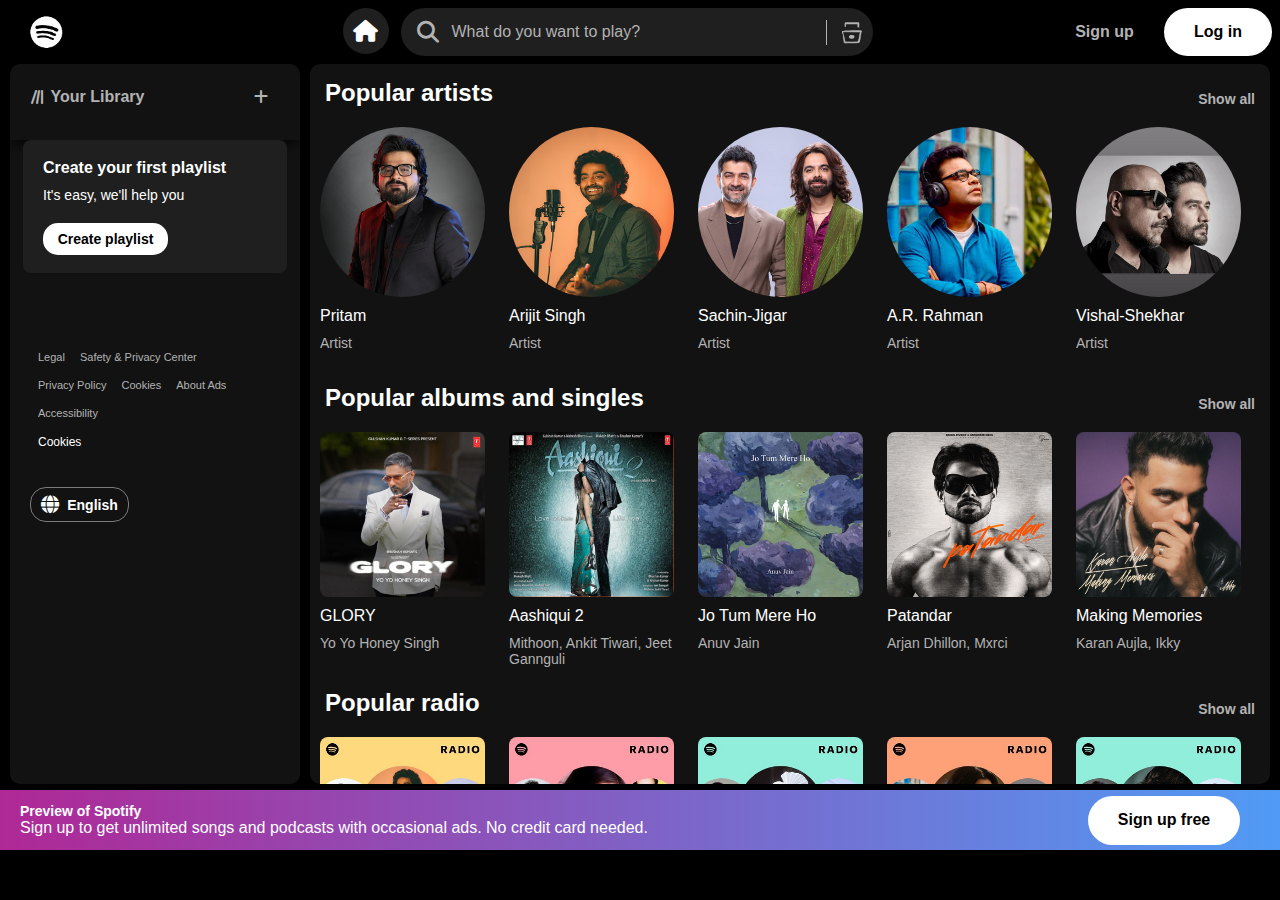
<file: index.html>
<!DOCTYPE html>
<html lang="en">

<head>
    <title>Spofy - Web Player: Music for everyone</title>
    <link rel="stylesheet" href="css/style.css">
    <link rel="stylesheet" href="https://cdnjs.cloudflare.com/ajax/libs/font-awesome/6.7.2/css/all.min.css" />
    <link rel="shortcut icon" href="images/fav.png" type="image/x-icon">
</head>

<body>
    <header>

        <div class="for-navlogo">
            <img width="62px" height="65px" src="images/spotify logo.png" alt="">
        </div>
        <div class="for_home-search">
            <div class="for_home">
                <i class="fa-solid fa-house"></i>

            </div>

            <div class="for_search">
                <i class="fa-solid fa-magnifying-glass"></i>
                <input type="text" placeholder="What do you want to play?">
                <div class="for-brows-icon">
                    <img width="30px" height="30px" src="images/2.png" alt="">
                </div>
            </div>

        </div>
        <div class="for-login-signup">
            <div class="sign-up"><a href="sign-up.html">Sign up</a></div>
            <div class="login"><a href="log-in.html">Log in</a></div>
        </div>

    </header>


    <section>
        <div class="mid_left_section">

            <div class="for-your-library">
                <div class="for-your-library-left">
                    <i class="fa-solid fa-lines-leaning"></i>
                    <span style="margin-left:8px;">Your Library</span>
                </div>

                <div class="for-your-library-right">
                    <i class="fa-solid fa-plus"></i>
                </div>

            </div>

            <div class="for-scroll-section">

                <div class="for-create-playlist">
                    <p>Create your first playlist</p>
                    <p>It's easy, we'll help you</p>
                    <span>Create playlist</span>

                </div>
                <div style="height: 174px; margin-top: 30px;" class="for-create-playlist">
                    <p>Let's find some podcasts to <br> follow</p>
                    <p>We'll keep you updated on new <br> episodes</p>
                    <span style="width: 135px;">Browes podcasts</span>

                </div>

            </div>

            <div class="mid-left-section-links">

                <div><span>Legal</span> <span>Safety & Privacy Center</span></div>
                <div><span>Privacy Policy</span> <span>Cookies</span> <span>About Ads</span></div>
                <div><span>Accessibility</span> </div>
                <div><a href="">Cookies</a> </div>

            </div>

            <div class="for_english">
                <i style="font-size: 18px;" class="fa-solid fa-globe"></i>
                <span>English</span>
            </div>

        </div>


        <div class="mid_right_section">

            <div id="art" class="for-artists-section">

                <div class="for-heading">
                    <a href="">Popular artists</a>
                    <a href="">Show all</a>

                </div>

                <div class="for_midright-flex-box">


                    <div class="midright-flex-col">

                        <img src="images/ab67616100005174cb6926f44f620555ba444fca.jpeg" alt="">
                        <a href="">Pritam</a>
                        <p>Artist</p>

                        <div class="green-play"><i class="fa-solid fa-play"></i></div>

                    </div>
                    <div class="midright-flex-col">

                        <img src="images/ab676161000051745ba2d75eb08a2d672f9b69b7.jpeg" alt="">
                        <a href="">Arijit Singh</a>
                        <p>Artist</p>

                        <div class="green-play"><i class="fa-solid fa-play"></i></div>

                    </div>
                    <div class="midright-flex-col">

                        <img src="images/ab676161000051748094cf9aa2f6ed775614c073.jpeg" alt="">
                        <a href="">Sachin-Jigar</a>
                        <p>Artist</p>

                        <div class="green-play"><i class="fa-solid fa-play"></i></div>

                    </div>
                    <div class="midright-flex-col">

                        <img src="images/ab67616100005174b19af0ea736c6228d6eb539c.jpeg" alt="">
                        <a href="">A.R. Rahman</a>
                        <p>Artist</p>

                        <div class="green-play"><i class="fa-solid fa-play"></i></div>

                    </div>
                    <div class="midright-flex-col">

                        <img src="images/ab6761610000517490b6c3d093f9b02aad628eaf.jpeg" alt="">
                        <a href="">Vishal-Shekhar</a>
                        <p>Artist</p>

                        <div class="green-play"><i class="fa-solid fa-play"></i></div>

                    </div>


                </div>



            </div>
            <div class="for-artists-section">

                <div class="for-heading">
                    <a href="">Popular albums and singles</a>
                    <a href="">Show all</a>

                </div>

                <div class="for_midright-flex-box">


                    <div class="midright-flex-col">

                        <img src="images/ab67616d00001e02aad3f4b601ae8763b3fc4e88.jpeg" alt="">
                        <a href="">GLORY</a>
                        <p><a href="">Yo Yo Honey Singh</a></p>

                        <div class="green-play"><i class="fa-solid fa-play"></i></div>

                    </div>
                    <div class="midright-flex-col">

                        <img src="images/ab67616d00001e026404721c1943d5069f0805f3.jpeg" alt="">
                        <a href="">Aashiqui 2</a>
                        <p>
                            <a href="">Mithoon,</a>
                            <a href="">Ankit Tiwari,</a>
                            <a href="">Jeet Gannguli</a>
                        </p>


                        <div class="green-play"><i class="fa-solid fa-play"></i></div>

                    </div>
                    <div class="midright-flex-col">

                        <img src="images/ab67616d00001e0272a77d038887cdc425f5ee55.jpeg" alt="">
                        <a href="">Jo Tum Mere Ho</a>
                        <p><a href="">Anuv Jain</a></p>

                        <div class="green-play"><i class="fa-solid fa-play"></i></div>

                    </div>
                    <div class="midright-flex-col">

                        <img src="images/ab67616d00001e0209c9bf421422262c368009d6.jpeg" alt="">
                        <a href="">Patandar</a>
                        <p>
                            <a href="">Arjan Dhillon,</a>
                            <a href="">Mxrci</a>

                        </p>

                        <div class="green-play"><i class="fa-solid fa-play"></i></div>

                    </div>
                    <div class="midright-flex-col">

                        <img src="images/ab67616d00001e02bb25239324c4e16ae01fda36.jpeg" alt="">
                        <a href="">Making Memories</a>
                        <p>
                            <a href="">Karan Aujla,</a>
                            <a href="">Ikky</a>

                        </p>

                        <div class="green-play"><i class="fa-solid fa-play"></i></div>

                    </div>



                </div>



            </div>



            <div class="for-artists-section">

                <div class="for-heading">
                    <a href="">Popular radio</a>
                    <a href="">Show all</a>

                </div>

                <div class="for_midright-flex-box">


                    <div class="midright-flex-col">

                        <img src="images/en.jpeg" alt="">
                        <p>With Atif Aslam,<br>
                            Sachin-Jigar,Amit....
                        </p>

                        <div class="green-play"><i class="fa-solid fa-play"></i></div>

                    </div>
                    <div class="midright-flex-col">

                        <img src="images/en (3).jpeg" alt="">

                        <p>
                            With Abhijeet, <br>
                            Jatin-Lalit,Vinod....
                        </p>


                        <div class="green-play"><i class="fa-solid fa-play"></i></div>

                    </div>
                    <div class="midright-flex-col">

                        <img src="images/en (1).jpeg" alt="">

                        <p>With Karan Aujla, <br>
                            Shubh,sidhu....
                        </p>

                        <div class="green-play"><i class="fa-solid fa-play"></i></div>

                    </div>
                    <div class="midright-flex-col">

                        <img src="images/en (2).jpeg" alt="">
                        <p>
                            With A.R. Rahman,<br>
                            Vishal-Shekhar,At....

                        </p>

                        <div class="green-play"><i class="fa-solid fa-play"></i></div>

                    </div>
                    <div class="midright-flex-col">

                        <img src="images/en (4).jpeg" alt="">
                        <p>
                            With Armaan Malik, <br>
                            Mohit Chauhan,....

                        </p>

                        <div class="green-play"><i class="fa-solid fa-play"></i></div>

                    </div>


                </div>



            </div>




            <div class="for-artists-section">

                <div class="for-heading">
                    <a href="">Featured Charts</a>
                    <a href="">Show all</a>

                </div>

                <div class="for_midright-flex-box">


                    <div class="midright-flex-col">

                        <img src="images/region_global_default.jpg" alt="">
                        <p>Your weekly update of<br>
                            the most played tracks...
                        </p>

                        <div class="green-play"><i class="fa-solid fa-play"></i></div>

                    </div>
                    <div class="midright-flex-col">

                        <img src="images/region_us_default.jpg" alt="">

                        <p>Your weekly update of<br>
                            the most played tracks...
                        </p>


                        <div class="green-play"><i class="fa-solid fa-play"></i></div>

                    </div>
                    <div class="midright-flex-col">

                        <img src="images/region_global_default (1).jpg" alt="">

                        <p>Your daliy update of the<br>
                            most played tracks rig...
                        </p>

                        <div class="green-play"><i class="fa-solid fa-play"></i></div>

                    </div>
                    <div class="midright-flex-col">

                        <img src="images/region_us_default (1).jpg" alt="">
                        <p>Your daliy update of the<br>
                            most played tracks rig...
                        </p>

                        <div class="green-play"><i class="fa-solid fa-play"></i></div>

                    </div>
                    <div class="midright-flex-col">

                        <img src="images/region_global_default (2).jpg" alt="">
                        <p>Your daliy update of the<br>
                            the most viral tracks right...
                        </p>

                        <div class="green-play"><i class="fa-solid fa-play"></i></div>

                    </div>


                </div>



            </div>



            <div class="for-artists-section">

                <div class="for-heading">
                    <a href="">Playlists from our editors</a>
                    <a href="">Show all</a>

                </div>

                <div class="for_midright-flex-box">


                    <div class="midright-flex-col">

                        <img src="images/ab67706f000000022cde367b9be3848e6ddfc42b.jpeg" alt="">
                        <p>Giving motivation to<br>
                            your Monday. you got...
                        </p>

                        <div class="green-play"><i class="fa-solid fa-play"></i></div>

                    </div>
                    <div class="midright-flex-col">

                        <img src="images/ab67706f00000002e2a6901d801978b86beb8e25.jpeg" alt="">

                        <p>Ease into the day<br>

                        </p>


                        <div class="green-play"><i class="fa-solid fa-play"></i></div>

                    </div>
                    <div class="midright-flex-col">

                        <img src="images/ab67706f000000027e52a6ae1c54283a6e45f04a.jpeg" alt="">

                        <p>The World's biggest<br>
                            dance&electronic hits...
                        </p>

                        <div class="green-play"><i class="fa-solid fa-play"></i></div>

                    </div>
                    <div class="midright-flex-col">

                        <img src="images/ab67706f000000022307517c3ad239d764e00204.jpeg" alt="">
                        <p>jazz for breakfast to <br>
                            start your day right.
                        </p>

                        <div class="green-play"><i class="fa-solid fa-play"></i></div>

                    </div>
                    <div class="midright-flex-col">

                        <img src="images/ab67706f0000000299b8a8c1dbb28e58caae635d.jpeg" alt="">
                        <p>The perfect soundtrack<br>
                            to your morning yoga...
                        </p>

                        <div class="green-play"><i class="fa-solid fa-play"></i></div>

                    </div>


                </div>



            </div>




            <div class="footer">

                <div class="for_footer-col">

                    <ul>
                        <li>Company</li>
                        <li><a href="">About</a></li>
                        <li><a href="">Jobs</a></li>
                        <li><a href="">For the Record</a>
                    </ul>
                </div>

                <div class="for_footer-col">

                    <ul>
                        <li>Communities</li>
                        <li><a href="">For Artists</a></li>
                        <li><a href="">Developers</a></li>
                        <li><a href="">Advertising</a></li>
                        <li><a href="">Investors</a></li>
                        <li><a href="">Vendors</a></li>
                </div>

                <div class="for_footer-col">

                    <ul>
                        <li>Useful Links</li>
                        <li><a href="">Support</a></li>
                        <li><a href="">Free Mobile App</a></li>
                    </ul>
                </div>

                <div class="for_footer-col">

                    <ul>
                        <li>Spotify Plans</li>
                        <li><a href="">Premium Individual</a></li>
                        <li><a href="">Premium Duo</a></li>
                        <li><a href="">Premium Family</a></li>
                        <li><a href="">Premium Student</a></li>
                        <li><a href="">Spotify Free</a></li>
                    </ul>
                </div>


                <div class="for_footer-logo">

                    <div><i class="fa-brands fa-instagram"></i></div>
                    <div><i class="fa-brands fa-twitter"></i></div>
                    <div><i class="fa-brands fa-facebook"></i></div>


                </div>




            </div>

            <div class="for_copyright">© 2025 Spotify AB</div>



        </div>






    </section>
    <div class="for_preview_box">

        <div class="for_preview_left">

            <p>Preview of Spotify</p>
            <p>Sign up to get unlimited songs and podcasts with occasional ads. No credit card needed.</p>
        </div>

        <div class="for_preview_right">

            Sign up free
        </div>
    </div>

</body>

</html>
</file>
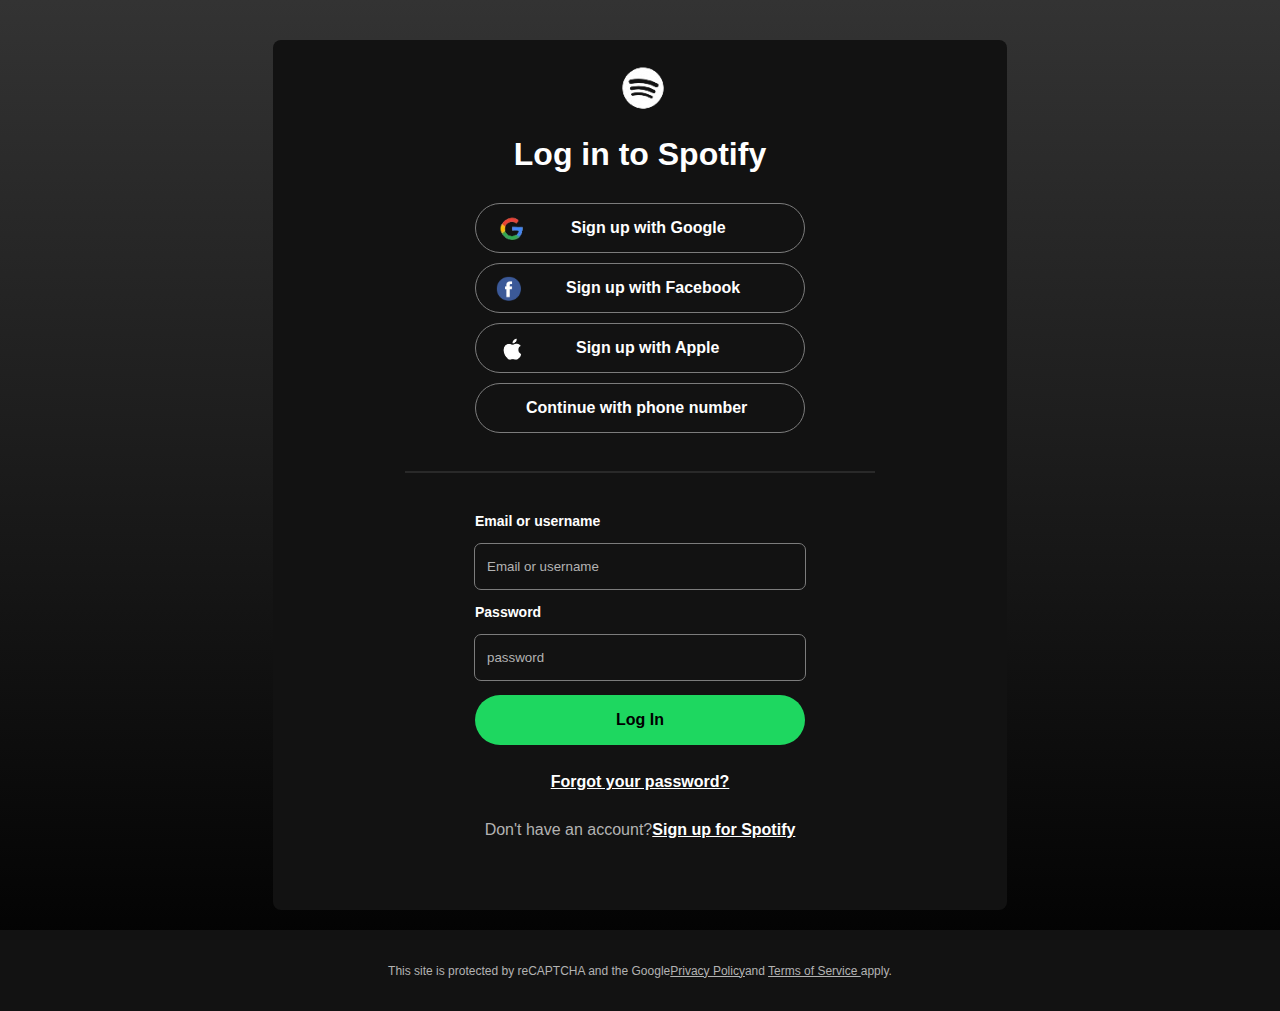
<file: log-in.html>
<!DOCTYPE html>
<html lang="en">

<head>

    <title>Login - Spofy</title>
    <link rel="stylesheet" href="css/style.css">
    <link rel="shortcut icon" href="images/fav.png" type="image/x-icon">
</head>

<body>

    <main>
        <div class="login_page_main">

            <div class="sign_up-header"><img width="80px" height="85px" src="images/spotify logo.png" alt=""></div>
            <h1>Log in to Spotify</h1>

            <div class="sign_up_options" style="width:470px;height:270px; align-items: center;  margin-top:30px;">

                <div class="option1">

                    <img width="30px" height="30px" src="images/google.png" alt="">
                    <p>Sign up with Google</p>
                </div>

                <div class="option1">

                    <img width="25px" height="25px" src="images/facebook.png" alt="">
                    <p>Sign up with Facebook</p>
                </div>
                <div class="option1">

                    <img width="35px" height="35px" src="images/appstore.png" alt="">
                    <p>Sign up with Apple</p>
                </div>

                <div class="option1" style="padding-left:50px;">

                    <p>Continue with phone number</p>
                </div>

            </div>


            <div class="for_signup_input_box" style="width:330px;height:250px; margin-top: 40px;">

                <label for="">Email or username</label>
                <input type="email" placeholder="Email or username">
                <label for="">Password</label>
                <input type="password" placeholder="password">
                <div class="for_next_button login-page-btn">Log In </div>

            </div>

            <a href="">Forgot your password?</a>

            <p>Don't have an account?<a href="">Sign up for Spotify</a></p>
        </div>


        <div class="sign_up_bottom">


            <p>This site is protected by reCAPTCHA and the Google<a href="">Privacy Policy</a>and <a href=""> Terms of Service </a> apply.
            </p>
        </div>



    </main>

</body>

</html>
</file>
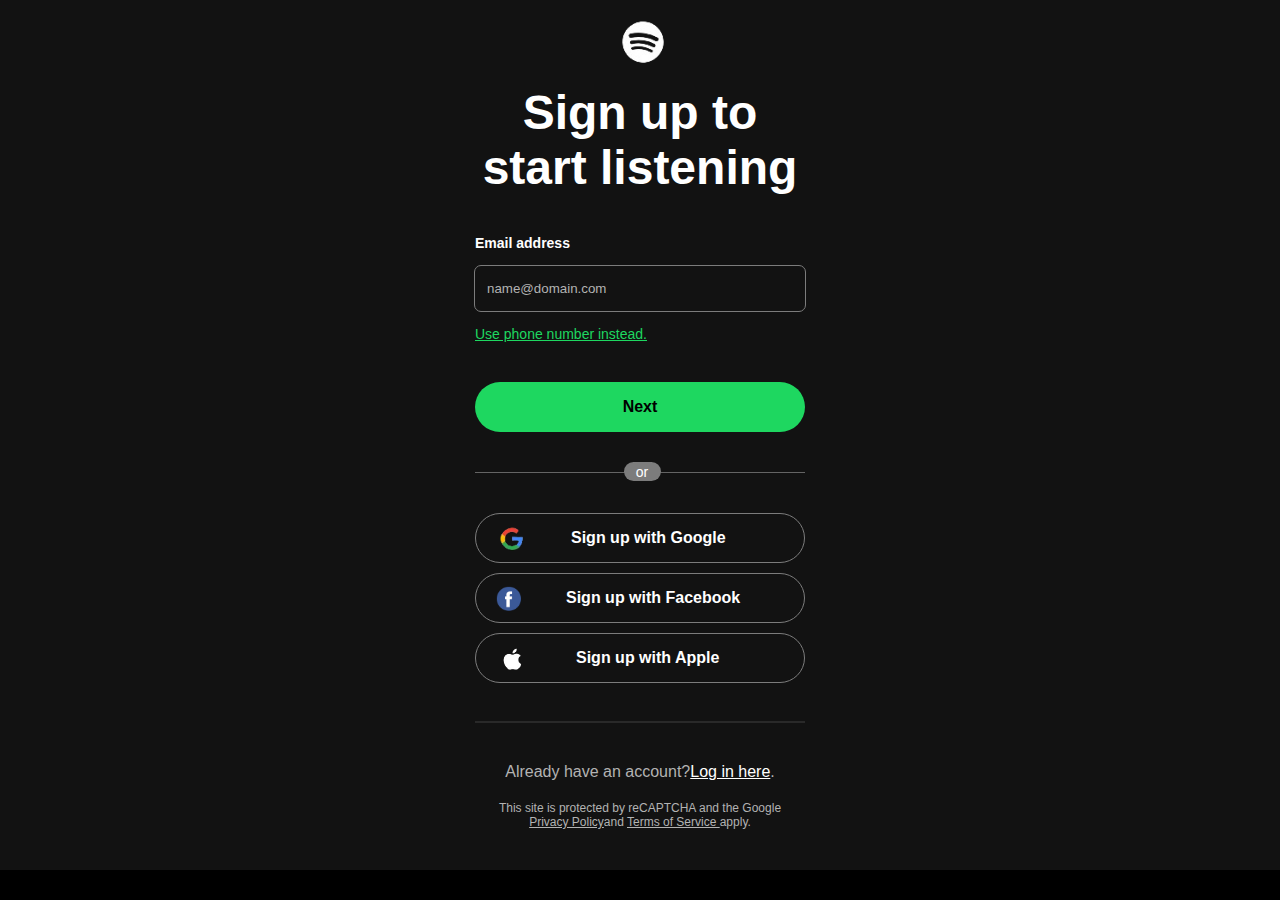
<file: sign-up.html>
<!DOCTYPE html>
<html lang="en">

<head>

    <title>Sign up - Spofy</title>
    <link rel="stylesheet" href="css/style.css">
    <link rel="shortcut icon" href="images/fav.png" type="image/x-icon">
</head>

<body>


    <div class="main">

        <div class="sign_up-header"><img width="80px" height="85px" src="images/spotify logo.png" alt=""></div>
        <div class="sign-up-mid-section">

            <h1>Sign up to <br>start listening</h1>
            <div class="for_signup_input_box">

                <label for="">Email address</label>
                <input type="email" placeholder="name@domain.com">
                <a href="">Use phone number instead.</a>
            </div>

            <div class="for_next_button">Next </div>
            <div class="for_line"></div>

            <div class="sign_up_options">

                <div class="option1">

                    <img width="30px" height="30px" src="images/google.png" alt="">
                    <p>Sign up with Google</p>
                </div>

                <div class="option1">

                    <img width="25px" height="25px" src="images/facebook.png" alt="">
                    <p>Sign up with Facebook</p>
                </div>
                <div class="option1">

                    <img width="35px" height="35px" src="images/appstore.png" alt="">
                    <p>Sign up with Apple</p>
                </div>

            </div>

            <p>Already have an account?<a href="">Log in here</a>.</p>

        </div>


        <div class="sign_up_bottom">


            <p>This site is protected by reCAPTCHA and the Google <br>

                <a href="">Privacy Policy</a>and <a href=""> Terms of Service </a> apply.
            </p>
        </div>
    </div>










</body>

</html>
</file>
<file: css/style.css>
* {

    padding: 0;
    margin: 0;
    box-sizing: border-box;
    font-family: sans-serif;

}


a {

    text-decoration: none;
    color: inherit;
}

body {

    background-color: #000;
}

header {

    width: 100%;
    height: 64px;
    padding: 8px;
    background-color: #000;
    display: flex;
    align-items: center;
    justify-content: space-between;
    padding-left: 20px;
}

.for-navlogo {

    width: 48px;
    height: 48px;
    display: flex;
    align-items: center;
    justify-content: center;
}


.for_home-search {

    width: 530px;
    height: 48px;
    display: flex;
    justify-content: space-between;
    margin-left: 80px;
}



.for_home {

    width: 46px;
    height: 46px;
    background-color: #1f1f1f;
    color: #fff;
    display: flex;
    justify-content: center;
    align-items: center;
    border-radius: 50%;
    transition-duration: 33ms;
    cursor: pointer;
    overflow: hidden;


}



.for_home:hover {

    transform: scale(1.04);

}



.fa-house {

    font-size: 22px;
}

.for_search {

    width: 472px;
    height: 100%;
    color: #b3b3b3;
    display: flex;
    align-items: center;
    background-color: #1f1f1f;
    border-radius: 32px;
    justify-content: space-around;
    padding-left: 10px;

}


.for_search:hover {

    background-color: #2a2a2a;
    outline: 0.1px solid #b3b3b389;
}


.for_search:hover .fa-magnifying-glass {

    color: #fff;
}



.fa-magnifying-glass {

    font-size: 22px;

}


[type="text"] {

    background-color: transparent;
    border: none;
    outline: none;
    font-size: 16px;
    font-weight: 400px;
    width: 362px;
    height: 24px;
    color: #fff;
    font-family: sans-serif;
}


input::placeholder {
    color: #b3b3b3;

}

.for-brows-icon {

    width: 40px;
    height: 25px;
    display: flex;
    align-items: center;
    justify-content: center;
    border-left: 1px solid #b3b3b3;
    padding-left: 10px;
}



.for-login-signup {

    width: 205px;
    height: 48px;
    display: flex;
    justify-content: space-between;
    align-items: center;
}


.for-login-signup a {

    align-items: stretch;
    height: 100%;
    width: 100%;
    display: flex;
    align-items: center;
    justify-content: center;
    border-radius: 30px;
}


.sign-up {

    width: 75px;
    height: 100%;
    color: #b3b3b3;
    font-size: 16px;
    font-weight: 700;
    cursor: pointer;

}


.login {

    width: 108px;
    height: 48px;
    background-color: #fff;
    font-size: 16px;
    font-weight: 700;
    color: #000;
    border-radius: 30px;
    cursor: pointer;
    transition-duration: 33ms;
}


.login:hover {

    transform: scale(1.04);
}



.sign-up:hover {
    transform: scale(1.04);
    color: #fff;
}



section {

    width: 100%;
    background-color: #000;
    display: flex;
    justify-content: center;
    gap: 10px;
}


.mid_left_section {

    width: 290px;
    height: 80vh;
    background-color: #121212;
    border-radius: 10px;


}

.for-your-library {

    width: 100%;
    height: 76px;
    color: #b3b3b3;
    font-size: 16px;
    font-weight: 700;
    display: flex;
    justify-content: center;
    gap: 100px;
    padding-top: 15px;
    box-shadow: 0 6px 10px rgba(0, 0, 0, .6);
    z-index: 1;


}


.for-your-library-left {

    display: flex;
    align-items: center;
    height: 35px;
}

.for-your-library-left:hover {

    color: #fff;
    cursor: pointer;
}

.for-your-library-right {

    height: 35px;
    width: 35px;
    display: flex;
    align-items: center;
    justify-content: center;
}



.for-your-library-right:hover {

    background-color: #1f1f1f;
    border-radius: 50%;
    cursor: pointer;
}




.for-scroll-section {

    width: 264px;
    height: 133px;
    margin: auto;
    overflow: auto;

}


.for-create-playlist {

    border-radius: 8px;
    background-color: #1f1f1f;
    width: 100%;
    height: 133px;
    color: #fff;
    display: flex;
    flex-direction: column;
    justify-content: center;
    padding-left: 20px;
    gap: 10px;

}

.for-create-playlist :nth-child(1) {


    font-size: 16px;
    font-weight: 700;
}


.for-create-playlist :nth-child(2) {


    font-size: 14px;
    font-weight: 400;
}


.for-create-playlist span {

    width: 125px;
    height: 32px;
    color: #000;
    background-color: #fff;
    display: inline-block;
    display: flex;
    align-items: center;
    justify-content: center;
    border-radius: 15px;
    font-size: 14px;
    font-weight: 700;
    margin-top: 10px;
    transition: 33ms;

}

.for-create-playlist span:hover {

    transform: scale(1.04);
    cursor: pointer;

}


.mid-left-section-links {


    width: 234px;
    height: 114px;
    margin: auto;
    margin-top: 70px;
    display: flex;
    flex-direction: column;
    justify-content: space-around;
}


.mid-left-section-links div {

    color: rgb(179, 179, 179);
    font-size: 11px;
    font-weight: 400;
    display: flex;
    gap: 15px;
}


.mid-left-section-links div a {

    font-size: 12px;
    color: rgb(255, 255, 255);
}


.mid-left-section-links div a:hover {

    text-decoration: underline;
}

.for_english {

    width: 99px;
    height: 35px;
    border: 1px solid #7c7c7c;
    border-radius: 16px;
    margin: 30px 0px 0px 20px;
    color: #fff;
    display: flex;
    align-items: center;
    justify-content: center;
    gap: 8px;
    font-size: 14px;
    font-weight: 700;
    transition-duration: 33ms;
}



.for_english:hover {

    transform: scale(1.04);
    cursor: pointer;
    border: 1px solid #fff;
}

.mid_right_section {

    width: 960px;
    height: 80vh;
    background-color: #121212;
    border-radius: 10px;
    overflow: auto;
}

.for-artists-section {

    width: 100%;
    display: flex;
    flex-direction: column;
    gap: 20px;


}


.for-heading {

    width: 100%;
    height: 43px;
    display: flex;
    justify-content: space-between;
    align-items: end;
    padding: 0 15px;
}

.for-heading :nth-child(1) {

    color: rgb(255, 255, 255);
    font-size: 24px;
    font-weight: 700;
    cursor: pointer;
}

.for-heading :nth-child(2) {

    color: rgb(179, 179, 179);
    font-size: 14px;
    font-weight: 700;
    cursor: pointer;
}


.for-heading :nth-child(1):hover {

    text-decoration: underline;
}

.for-heading :nth-child(2):hover {

    text-decoration: underline;
}








.for_midright-flex-box {

    width: 100%;
    height: 242px;
    display: flex;
}

.midright-flex-col {

    width: 189px;
    height: 100%;
    display: flex;
    flex-direction: column;
    gap: 10px;
    padding-left: 10px;
    position: relative;
    cursor: pointer;
}

#art img {

    border-radius: 50%;
    width: 165px;
    height: 170px;
}


.midright-flex-col a {

    font-size: 16px;
    font-weight: 400;
    color: rgb(255, 255, 255);
}


.midright-flex-col a:hover {

    text-decoration: underline;
}

.midright-flex-col p {

    color: #b3b3b3;
    font-size: 14px;
}

.midright-flex-col p a {

    color: #b3b3b3;
    font-size: 14px;

}



.green-play {

    width: 48px;
    height: 48px;
    background-color: #1ed760;
    position: absolute;
    border-radius: 50%;
    bottom: 40px;
    right: 16px;
    display: flex;
    align-items: center;
    justify-content: center;
    font-size: 19px;
    padding-left: 4px;
    transition: 0.9s;
    opacity: 0;
    visibility: hidden;


}


.midright-flex-col:hover .green-play {
    bottom: 70px;
    visibility: visible;
    opacity: 1;

}

.midright-flex-col:hover {

    background-color: #1f1f1f;
    border-radius: 0px 0px 9px 9px;

}

.midright-flex-col img {

    width: 165px;
    height: 165px;
    border-radius: 8px;
}





.footer {

    height: 212px;
    width: 100%;

    margin-top: 90px;
    display: flex;
    justify-content: space-around;
}


.for_footer-col {
    height: 100%;
    width: 160px;
    display: flex;
    flex-direction: column;
    align-items: center;
    padding-top: 20px;



}


.for_footer-col ul {


    color: #b3b3b3;
    font-size: 16px;
    font-weight: 400;
    list-style: none;
    display: flex;
    flex-direction: column;
    gap: 10px;
}


.for_footer-col ul li:nth-child(1) {


    color: rgb(255, 255, 255);
    font-size: 16px;
    font-weight: 700;
}


.for_footer-col ul li a:hover {

    cursor: pointer;
    text-decoration: underline;
    color: #fff;
}


.for_footer-logo {

    display: flex;
    width: 160px;
    justify-content: space-around;
    padding-top: 20px;


}





.for_footer-logo div {

    width: 40px;
    height: 40px;
    background-color: #1f1f1f;
    border-radius: 50%;
    color: white;
    display: flex;
    align-items: center;
    justify-content: center;
    font-size: 19px;
}


.for_footer-logo div:hover {

    background-color: rgb(114, 114, 114);
    cursor: pointer;
}

.for_copyright {
    width: 95%;
    padding-top: 30px;
    color: #b3b3b3;
    font-size: 14px;
    font-weight: 400;
    margin: auto;
    border-top: 2px solid #1f1f1f;
    margin-bottom: 70px;

}


.for_preview_box {

    width: 100%;
    height: 60px;
    margin: 6px 0px;
    background-image: linear-gradient(90deg, #af2896, #509bf5);
    display: flex;
    align-items: center;
    padding-left: 20px;
    justify-content: space-between;
    padding-right: 40px;
}




.for_preview_left :nth-child(1) {

    font-size: 14px;
    font-weight: 700;
    color: #fff;
}

.for_preview_left :nth-child(2) {

    font-size: 16px;
    font-weight: 400;
    color: #fff;
}

.for_preview_right {

    background-color: white;
    height: 49px;
    width: 152px;
    color: #000;
    display: flex;
    align-items: center;
    justify-content: center;
    border-radius: 25px;
    font-size: 16px;
    font-weight: 700;
    transition-duration: 33ms;
}


.for_preview_right:hover {

    transform: scale(1.04);
    cursor: pointer;
}




/* first page css end  */



/* sign-up page css start */




.main {

    width: 100%;
    height: 870px;
    background-color: #121212;
    display: flex;
    flex-direction: column;
    align-items: center;


}


.sign_up-header {

    width: 100%;
    height: 96px;
    display: flex;
    align-items: center;
    justify-content: center;
}


.sign-up-mid-section {

    width: 330px;
    height: 700px;
    display: flex;
    flex-direction: column;
    align-items: center;
    gap: 40px;
}

.sign-up-mid-section h1 {


    font-size: 48px;
    font-weight: 700;
    color: rgb(255, 255, 255);
    text-align: center;
}

.for_signup_input_box {

    width: 100%;
    height: fit-content;
    display: flex;
    flex-direction: column;
    gap: 15px;

}

.for_signup_input_box label {

    font-size: 14px;
    font-weight: 700;
    color: rgb(255, 255, 255);
    text-align: start;

}


[type="email"] {

    height: 45px;
    padding: 12px;
    background-color: transparent;
    outline: 1px solid #7c7c7c;
    cursor: pointer;
    border: none;
    border-radius: 6px;
    color: #fff;
}


[type="password"] {

    height: 45px;
    padding: 12px;
    background-color: transparent;
    outline: 1px solid #7c7c7c;
    cursor: pointer;
    border: none;
    border-radius: 6px;
    color: #fff;
}




[type="password"]:hover {

    border: 1px solid #fff;
}

[type="email"]:hover {

    border: 1px solid #fff;
}


.for_signup_input_box a {

    color: #1ed760;
    text-decoration: underline;
    font-size: 14px;
    font-weight: 400;
}

.for_next_button {

    width: 100%;
    height: 50px;
    background-color: #1ed760;
    border-radius: 25px;
    color: #000;
    display: flex;
    align-items: center;
    justify-content: center;
    font-size: 16px;
    font-weight: 700;
    cursor: pointer;
}

.for_line {
    width: 100%;
    color: #646464;
    border: none;
    border-bottom: #646464 1px solid;
    position: relative;
}

.for_line::after {
    content: "or";
    background-color: #7c7c7c;
    height: 19px;
    width: 37px;
    display: flex;
    align-items: center;
    justify-content: center;
    color: #fff;
    border-radius: 10px;
    position: absolute;
    left: 45%;
    top: -10px;
    font-size: 14px;
    font-weight: 400;
}

.sign_up_options {

    width: 100%;
    height: 210px;
    display: flex;
    gap: 10px;
    flex-direction: column;
    border-bottom: 2px solid #292929;

}

.option1 {

    width: 330px;
    height: 50px;
    border: 1px solid #7c7c7c;
    border-radius: 25px;
    font-size: 16px;
    font-weight: 700;
    color: rgb(255, 255, 255);
    display: flex;
    align-items: center;
    justify-content: start;
    padding-left: 20px;
    gap: 45px;
    cursor: pointer;
}


.option1:hover {

    border: 1px solid #fff;
}


.sign-up-mid-section>p {


    color: #b3b3b3;
    font-size: 16px;
    font-weight: 400;
}

.sign-up-mid-section>p a {

    color: rgb(255, 255, 255);
    text-decoration: underline;
    cursor: pointer;
}

.sign_up_bottom {

    width: 100%;
    height: 81px;
    background-color: #121212;
    color: #b3b3b3;
    font-size: 12px;
    font-weight: 400;
    display: flex;
    align-items: center;
    justify-content: center;
    text-align: center;
    margin-top: 20px;
    margin-bottom: 100px;
}

.sign_up_bottom a {

    text-decoration: underline;

}



/* sign up page css end */


/* login page css start */



main {
    background: linear-gradient(rgba(255, 255, 255, 0.2) 0%, rgb(0, 0, 0) 100%);
    height: 1000px;
    width: 100%;
    padding-top: 40px;


}


.login_page_main {

    width: 734px;
    height: 870px;
    background-color: #121212;
    color: white;
    margin: auto;
    border-radius: 8px;
    display: flex;
    flex-direction: column;
    align-items: center;

}



.login_page_main a {

    font-size: 16px;
    font-weight: bold;
    color: #fff;
    text-decoration: underline;
    margin-top: 10px;

}


.login_page_main a:hover {

    color: rgb(30, 215, 96);
}

.login_page_main>p {

    color: rgb(179, 179, 179);
    font-size: 16px;
    font-weight: 400;
    margin-top: 30px;
}

.login-page-btn:hover {

    transform: scale(1.04);
    cursor: pointer;

}
</file>
